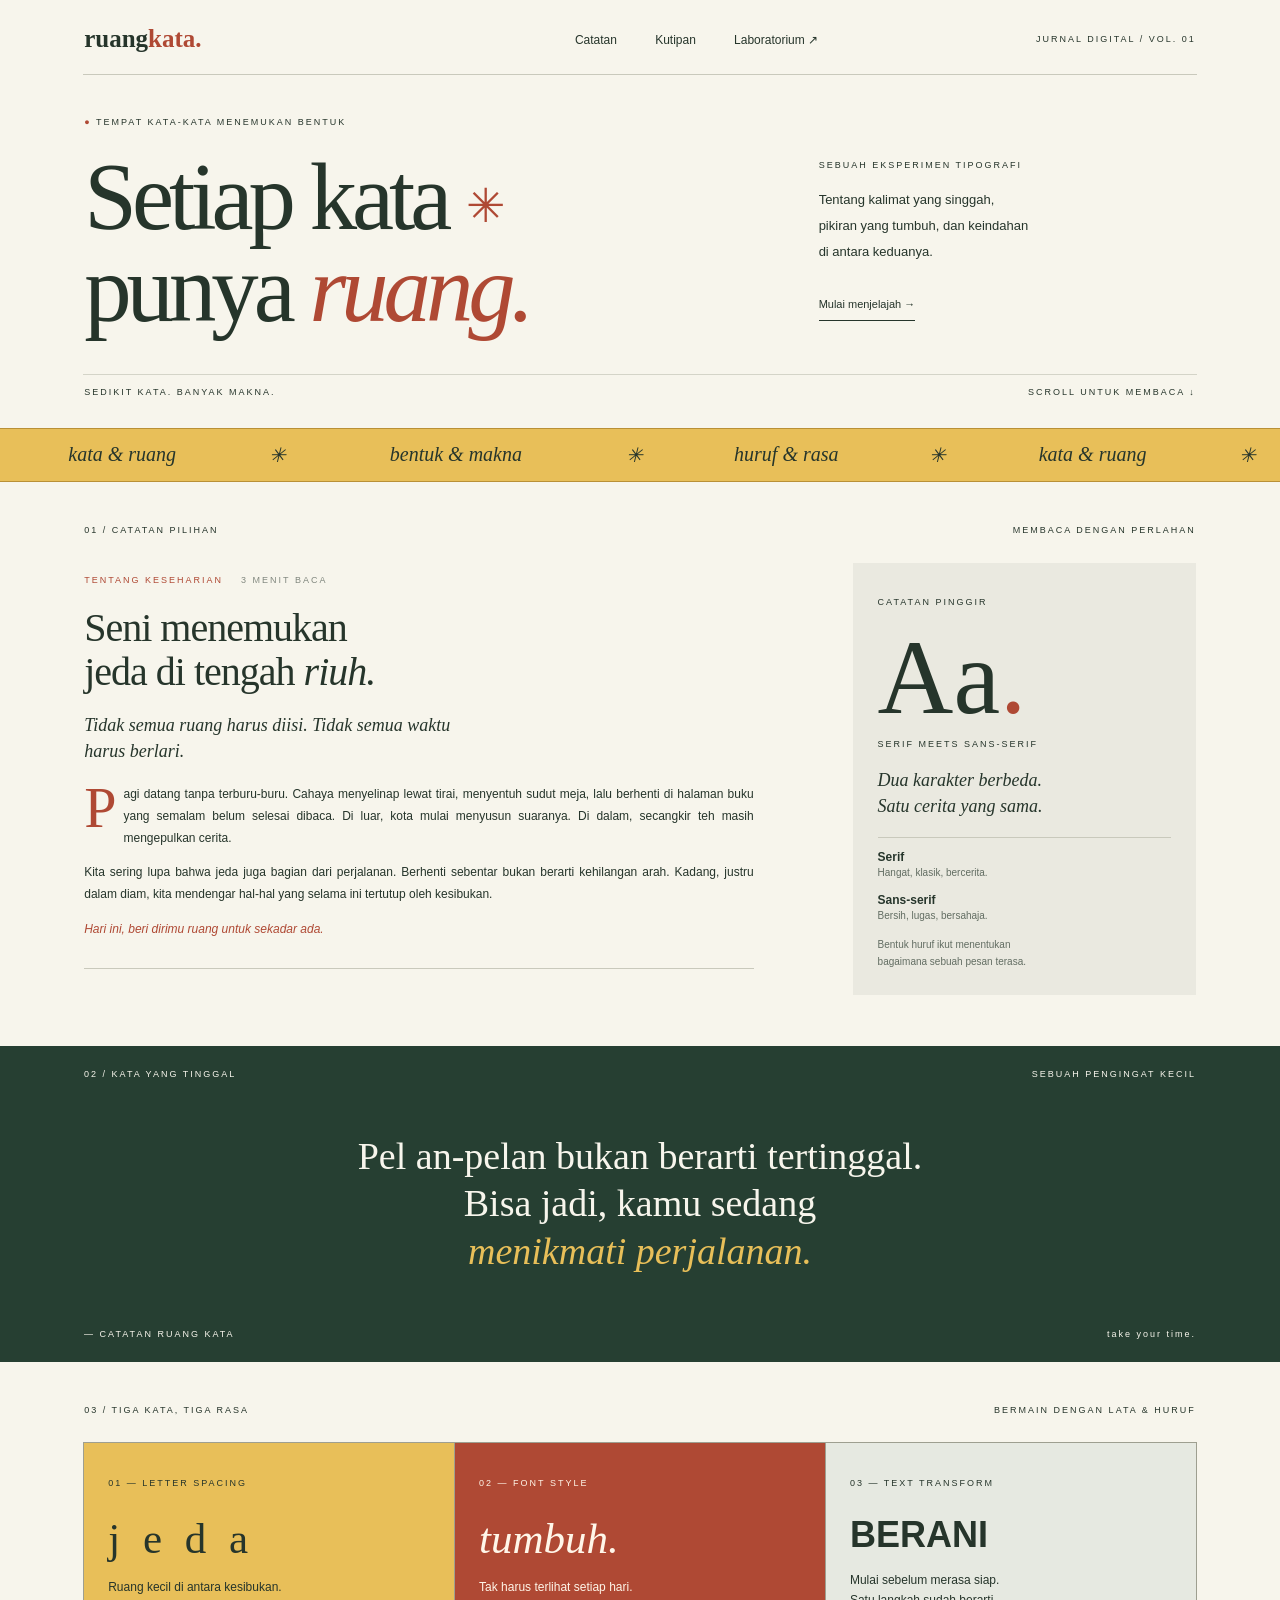
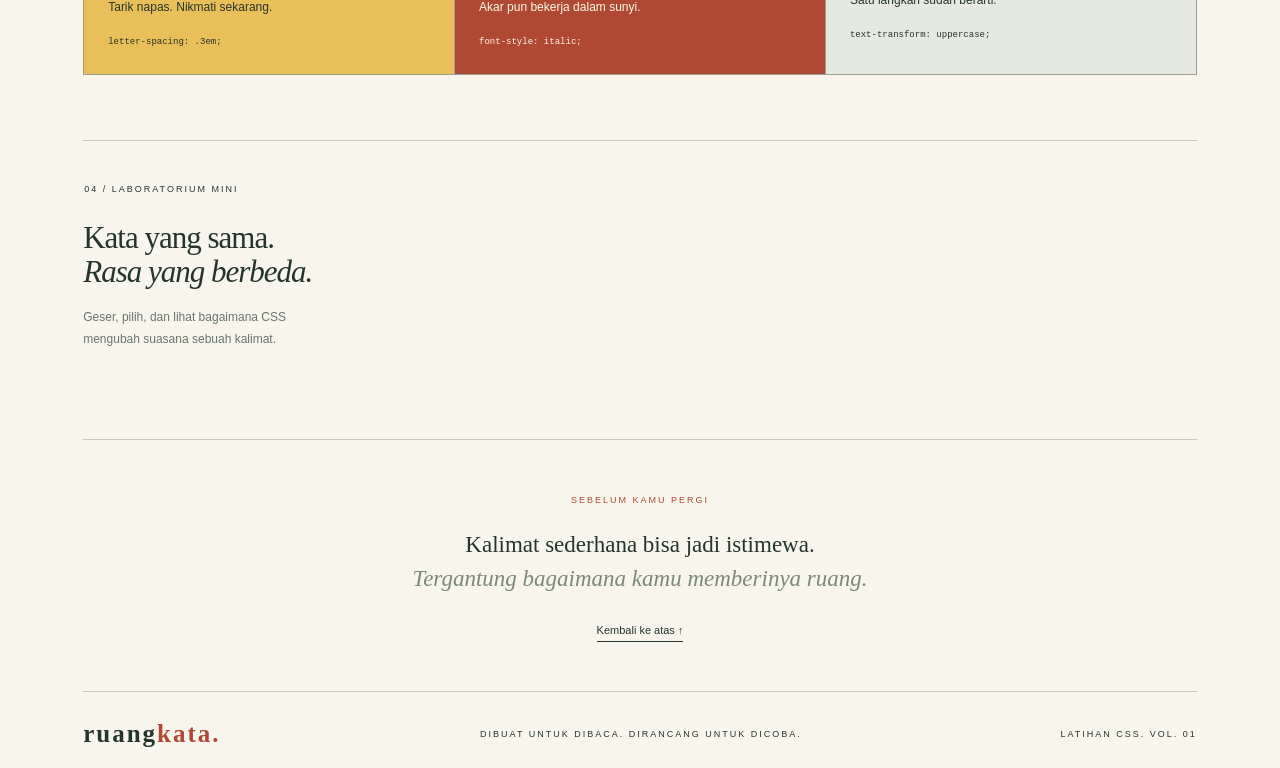
<file: index.html>
<!DOCTYPE html>
<html lang="id">
<head>
  <meta charset="UTF-8">
  <meta name="viewport" content="width=device-width, initial-scale=1.0">
  <title>ruangkata. - Jurnal Digital</title>
  <link rel="stylesheet" href="style.css">
</head>
<body>
  <table class="halaman" cellspacing="0" cellpadding="0">
    <tr><td>
      <table class="header" width="100%"><tr>
        <td width="35%"><h2>ruang<span>kata.</span></h2></td>
        <td align="center"><a href="#catatan">Catatan</a> &nbsp;&nbsp;&nbsp; <a href="#kutipan">Kutipan</a> &nbsp;&nbsp;&nbsp; <a href="#lab">Laboratorium ↗</a></td>
        <td align="right" class="kecil">JURNAL DIGITAL / VOL. 01</td>
      </tr></table>
      <hr>
      <table class="hero" width="100%"><tr>
        <td width="62%"><p class="kecil"><span class="merah">●</span> TEMPAT KATA-KATA MENEMUKAN BENTUK</p><h1>Setiap kata <span class="bintang">✳</span><br>punya <em>ruang.</em></h1></td>
        <td class="intro"><p class="kecil">SEBUAH EKSPERIMEN TIPOGRAFI</p><p>Tentang kalimat yang singgah,<br>pikiran yang tumbuh, dan keindahan<br>di antara keduanya.</p><a href="#catatan">Mulai menjelajah →</a></td>
      </tr></table>
      <table class="baris-kecil" width="100%"><tr><td>SEDIKIT KATA. BANYAK MAKNA.</td><td align="right">SCROLL UNTUK MEMBACA ↓</td></tr></table>
    </td></tr>
  </table>
  <table class="pita" width="100%"><tr><td>kata &amp; ruang</td><td>✳</td><td>bentuk &amp; makna</td><td>✳</td><td>huruf &amp; rasa</td><td>✳</td><td>kata &amp; ruang</td><td>✳</td></tr></table>
  <table class="halaman" cellspacing="0" cellpadding="0"><tr><td>
    <table class="judul-bagian" width="100%" id="catatan"><tr><td>01 / CATATAN PILIHAN</td><td align="right">MEMBACA DENGAN PERLAHAN</td></tr></table>
    <table class="artikel" width="100%"><tr>
      <td align="justify" width="62%" valign="top" class="artikel-isi"><p class="kecil merah">TENTANG KESEHARIAN &nbsp;&nbsp; <span class="abu">3 MENIT BACA</span></p><h2>Seni menemukan<br>jeda di tengah <em>riuh.</em></h2><p class="subjudul"><em>Tidak semua ruang harus diisi. Tidak semua waktu<br>harus berlari.</em></p><p class="paragraf-awal">Pagi datang tanpa terburu-buru. Cahaya menyelinap lewat tirai, menyentuh sudut meja, lalu berhenti di halaman buku yang semalam belum selesai dibaca. Di luar, kota mulai menyusun suaranya. Di dalam, secangkir teh masih mengepulkan cerita.</p><p>Kita sering lupa bahwa jeda juga bagian dari perjalanan. Berhenti sebentar bukan berarti kehilangan arah. Kadang, justru dalam diam, kita mendengar hal-hal yang selama ini tertutup oleh kesibukan.</p><p class="merah"><em>Hari ini, beri dirimu ruang untuk sekadar ada.</em></p><hr></td>
      <td width="7%"></td><td width="31%" valign="top"><div class="kartu"><p class="kecil">CATATAN PINGGIR</p><div class="aa">Aa<span>.</span></div><p class="kecil">SERIF MEETS SANS-SERIF</p><p class="subjudul"><em>Dua karakter berbeda.<br>Satu cerita yang sama.</em></p><hr><p><b>Serif</b><br><small>Hangat, klasik, bercerita.</small></p><p><b>Sans-serif</b><br><small>Bersih, lugas, bersahaja.</small></p><small>Bentuk huruf ikut menentukan<br>bagaimana sebuah pesan terasa.</small></div></td>
    </tr></table>
  </td></tr></table>
  <table class="kutipan" width="100%" id="kutipan"><tr><td><table class="dalam-kutipan" width="100%"><tr><td class="kecil">02 / KATA YANG TINGGAL</td><td align="right" class="kecil">SEBUAH PENGINGAT KECIL</td></tr><tr><td colspan="2" align="center"><p>Pel an-pelan bukan berarti tertinggal.<br>Bisa jadi, kamu sedang<br><em>menikmati perjalanan.</em></p></td></tr><tr><td class="kecil">— CATATAN RUANG KATA</td><td align="right" class="kecil">take your time.</td></tr></table></td></tr></table>
  <table class="halaman" cellspacing="0" cellpadding="0"><tr><td>
    <table class="judul-bagian" width="100%"><tr><td>03 / TIGA KATA, TIGA RASA</td><td align="right">BERMAIN DENGAN LATA &amp; HURUF</td></tr></table>
    <table class="tiga-kotak" width="100%" cellspacing="0"><tr><td class="kotak-kuning"><p class="kecil">01 — LETTER SPACING</p><h2 class="jeda">j e d a</h2><p>Ruang kecil di antara kesibukan.<br>Tarik napas. Nikmati sekarang.</p><small>letter-spacing: .3em;</small></td><td class="kotak-merah"><p class="kecil">02 — FONT STYLE</p><h2><em>tumbuh.</em></h2><p>Tak harus terlihat setiap hari.<br>Akar pun bekerja dalam sunyi.</p><small>font-style: italic;</small></td><td class="kotak-putih"><p class="kecil">03 — TEXT TRANSFORM</p><h2>BERANI</h2><p>Mulai sebelum merasa siap.<br>Satu langkah sudah berarti.</p><small>text-transform: uppercase;</small></td></tr></table>
    <hr class="pemisah"><table class="judul-bagian" width="100%" id="lab"><tr><td>04 / LABORATORIUM MINI</td></tr></table>
    <div class="laboratorium"><h2>Kata yang sama.<br><em>Rasa yang berbeda.</em></h2><p>Geser, pilih, dan lihat bagaimana CSS<br>mengubah suasana sebuah kalimat.</p></div>
    <hr><div class="penutup"><p class="kecil merah">SEBELUM KAMU PERGI</p><p>Kalimat sederhana bisa jadi istimewa.<br><em>Tergantung bagaimana kamu memberinya ruang.</em></p><a href="#">Kembali ke atas ↑</a></div><hr>
    <table class="footer" width="100%"><tr><td><h2>ruang<span>kata.</span></h2></td><td align="center">DIBUAT UNTUK DIBACA. DIRANCANG UNTUK DICOBA.</td><td align="right">LATIHAN CSS. VOL. 01</td></tr></table>
  </td></tr></table>
</body>
</html>
</file>
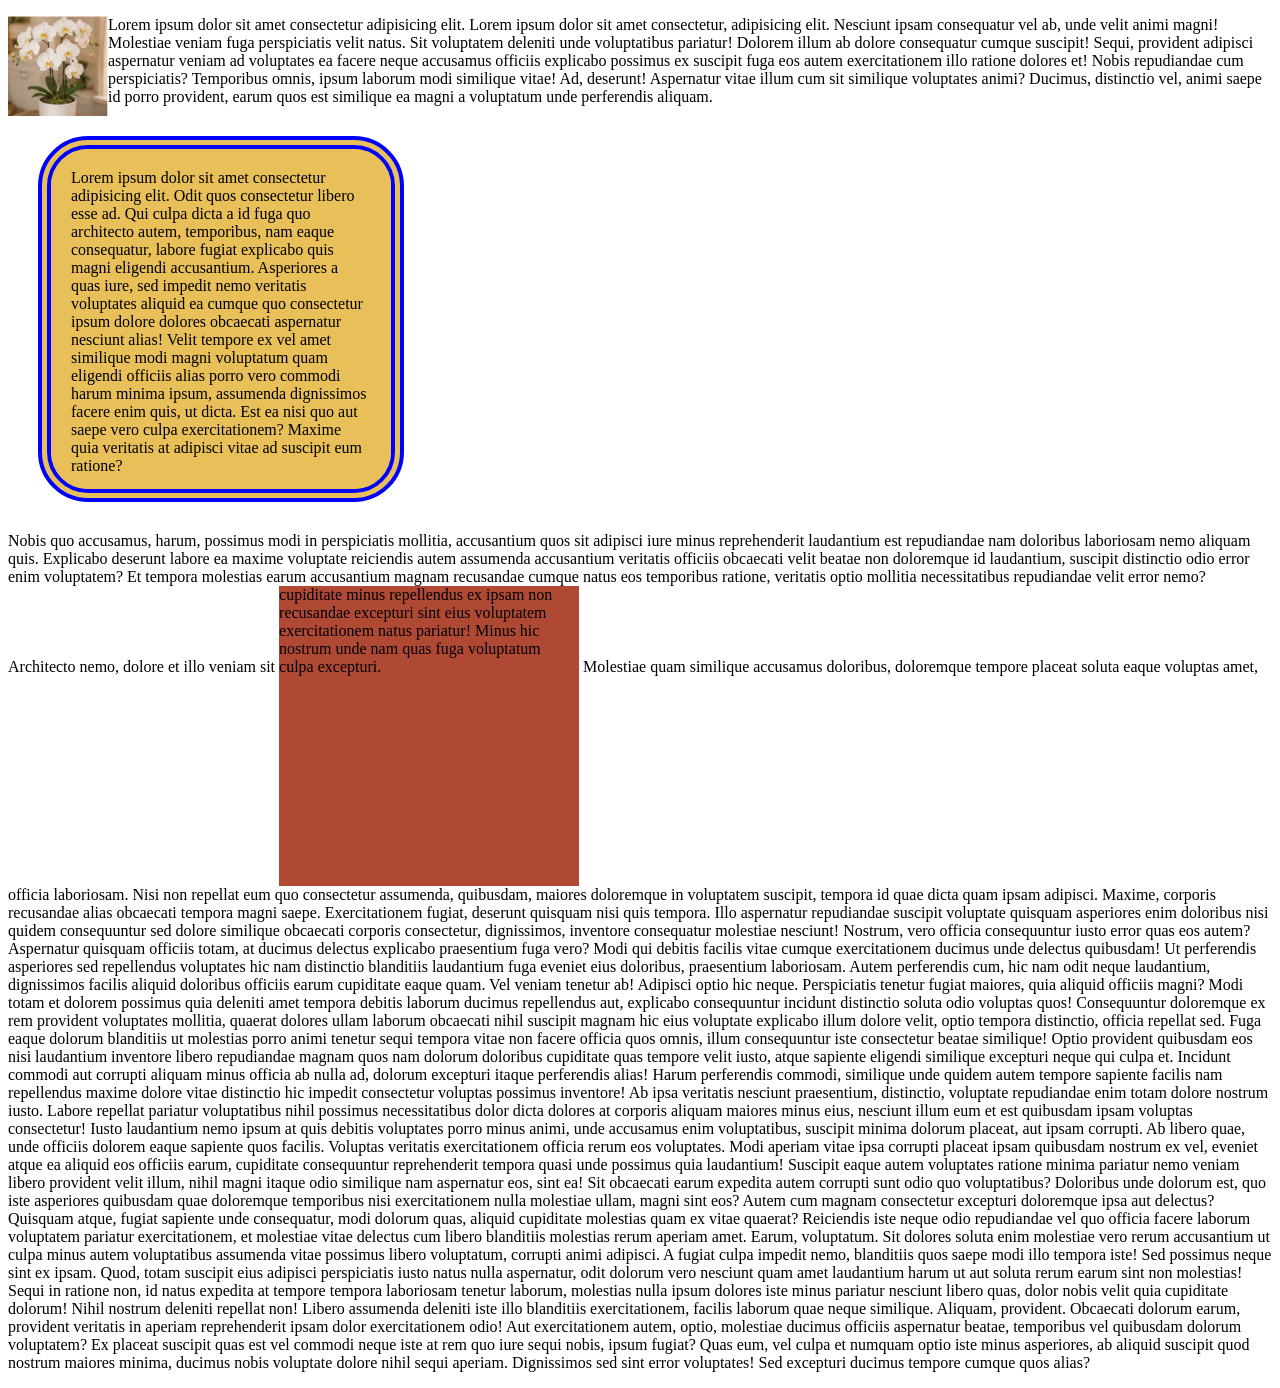
<file: css2.html>
<!DOCTYPE html>
<html lang="en">
<head>
    <meta charset="UTF-8">
    <meta name="viewport" content="width=device-width, initial-scale=1.0">
    <title>Document</title>
    <link rel="stylesheet" href="styleku.css">
</head>
<body>
    <img src="images/anggrek-putih.jpg" alt="" width="100">
    <p>Lorem ipsum dolor sit amet consectetur adipisicing elit. Lorem ipsum dolor sit amet consectetur, adipisicing elit. Nesciunt ipsam consequatur vel ab, unde velit animi magni! Molestiae veniam fuga perspiciatis velit natus. Sit voluptatem deleniti unde voluptatibus pariatur! Dolorem illum ab dolore consequatur cumque suscipit! Sequi, provident adipisci aspernatur veniam ad voluptates ea facere neque accusamus officiis explicabo possimus ex suscipit fuga eos autem exercitationem illo ratione dolores et! Nobis repudiandae cum perspiciatis? Temporibus omnis, ipsum laborum modi similique vitae! Ad, deserunt! Aspernatur vitae illum cum sit similique voluptates animi? Ducimus, distinctio vel, animi saepe id porro provident, earum quos est similique ea magni a voluptatum unde perferendis aliquam.
        <div class="satu">Lorem ipsum dolor sit amet consectetur adipisicing elit. Odit quos consectetur libero esse ad. Qui culpa dicta a id fuga quo architecto autem, temporibus, nam eaque consequatur, labore fugiat explicabo quis magni eligendi accusantium. Asperiores a quas iure, sed impedit nemo veritatis voluptates aliquid ea cumque quo consectetur ipsum dolore dolores obcaecati aspernatur nesciunt alias! Velit tempore ex vel amet similique modi magni voluptatum quam eligendi officiis alias porro vero commodi harum minima ipsum, assumenda dignissimos facere enim quis, ut dicta. Est ea nisi quo aut saepe vero culpa exercitationem? Maxime quia veritatis at adipisci vitae ad suscipit eum ratione?
        </div>
        Nobis quo accusamus, harum, possimus modi in perspiciatis mollitia, accusantium quos sit adipisci iure minus reprehenderit laudantium est repudiandae nam doloribus laboriosam nemo aliquam quis. Explicabo deserunt labore ea maxime voluptate reiciendis autem assumenda accusantium veritatis officiis obcaecati velit beatae non doloremque id laudantium, suscipit distinctio odio error enim voluptatem? Et tempora molestias earum accusantium magnam recusandae cumque natus eos temporibus ratione, veritatis optio mollitia necessitatibus repudiandae velit error nemo? Architecto nemo, dolore et illo veniam sit <span class="dua"> cupiditate minus repellendus ex ipsam non recusandae excepturi sint eius voluptatem exercitationem natus pariatur! Minus hic nostrum unde nam quas fuga voluptatum culpa excepturi.</span> Molestiae quam similique accusamus doloribus, doloremque tempore placeat soluta eaque voluptas amet, officia laboriosam. Nisi non repellat eum quo consectetur assumenda, quibusdam, maiores doloremque in voluptatem suscipit, tempora id quae dicta quam ipsam adipisci. Maxime, corporis recusandae alias obcaecati tempora magni saepe. Exercitationem fugiat, deserunt quisquam nisi quis tempora. Illo aspernatur repudiandae suscipit voluptate quisquam asperiores enim doloribus nisi quidem consequuntur sed dolore similique obcaecati corporis consectetur, dignissimos, inventore consequatur molestiae nesciunt! Nostrum, vero officia consequuntur iusto error quas eos autem? Aspernatur quisquam officiis totam, at ducimus delectus explicabo praesentium fuga vero? Modi qui debitis facilis vitae cumque exercitationem ducimus unde delectus quibusdam! Ut perferendis asperiores sed repellendus voluptates hic nam distinctio blanditiis laudantium fuga eveniet eius doloribus, praesentium laboriosam. Autem perferendis cum, hic nam odit neque laudantium, dignissimos facilis aliquid doloribus officiis earum cupiditate eaque quam. Vel veniam tenetur ab! Adipisci optio hic neque. Perspiciatis tenetur fugiat maiores, quia aliquid officiis magni? Modi totam et dolorem possimus quia deleniti amet tempora debitis laborum ducimus repellendus aut, explicabo consequuntur incidunt distinctio soluta odio voluptas quos! Consequuntur doloremque ex rem provident voluptates mollitia, quaerat dolores ullam laborum obcaecati nihil suscipit magnam hic eius voluptate explicabo illum dolore velit, optio tempora distinctio, officia repellat sed. Fuga eaque dolorum blanditiis ut molestias porro animi tenetur sequi tempora vitae non facere officia quos omnis, illum consequuntur iste consectetur beatae similique! Optio provident quibusdam eos nisi laudantium inventore libero repudiandae magnam quos nam dolorum doloribus cupiditate quas tempore velit iusto, atque sapiente eligendi similique excepturi neque qui culpa et. Incidunt commodi aut corrupti aliquam minus officia ab nulla ad, dolorum excepturi itaque perferendis alias! Harum perferendis commodi, similique unde quidem autem tempore sapiente facilis nam repellendus maxime dolore vitae distinctio hic impedit consectetur voluptas possimus inventore! Ab ipsa veritatis nesciunt praesentium, distinctio, voluptate repudiandae enim totam dolore nostrum iusto. Labore repellat pariatur voluptatibus nihil possimus necessitatibus dolor dicta dolores at corporis aliquam maiores minus eius, nesciunt illum eum et est quibusdam ipsam voluptas consectetur! Iusto laudantium nemo ipsum at quis debitis voluptates porro minus animi, unde accusamus enim voluptatibus, suscipit minima dolorum placeat, aut ipsam corrupti. Ab libero quae, unde officiis dolorem eaque sapiente quos facilis. Voluptas veritatis exercitationem officia rerum eos voluptates. Modi aperiam vitae ipsa corrupti placeat ipsam quibusdam nostrum ex vel, eveniet atque ea aliquid eos officiis earum, cupiditate consequuntur reprehenderit tempora quasi unde possimus quia laudantium! Suscipit eaque autem voluptates ratione minima pariatur nemo veniam libero provident velit illum, nihil magni itaque odio similique nam aspernatur eos, sint ea! Sit obcaecati earum expedita autem corrupti sunt odio quo voluptatibus? Doloribus unde dolorum est, quo iste asperiores quibusdam quae doloremque temporibus nisi exercitationem nulla molestiae ullam, magni sint eos? Autem cum magnam consectetur excepturi doloremque ipsa aut delectus? Quisquam atque, fugiat sapiente unde consequatur, modi dolorum quas, aliquid cupiditate molestias quam ex vitae quaerat? Reiciendis iste neque odio repudiandae vel quo officia facere laborum voluptatem pariatur exercitationem, et molestiae vitae delectus cum libero blanditiis molestias rerum aperiam amet. Earum, voluptatum. Sit dolores soluta enim molestiae vero rerum accusantium ut culpa minus autem voluptatibus assumenda vitae possimus libero voluptatum, corrupti animi adipisci. A fugiat culpa impedit nemo, blanditiis quos saepe modi illo tempora iste! Sed possimus neque sint ex ipsam. Quod, totam suscipit eius adipisci perspiciatis iusto natus nulla aspernatur, odit dolorum vero nesciunt quam amet laudantium harum ut aut soluta rerum earum sint non molestias! Sequi in ratione non, id natus expedita at tempore tempora laboriosam tenetur laborum, molestias nulla ipsum dolores iste minus pariatur nesciunt libero quas, dolor nobis velit quia cupiditate dolorum! Nihil nostrum deleniti repellat non! Libero assumenda deleniti iste illo blanditiis exercitationem, facilis laborum quae neque similique. Aliquam, provident. Obcaecati dolorum earum, provident veritatis in aperiam reprehenderit ipsam dolor exercitationem odio! Aut exercitationem autem, optio, molestiae ducimus officiis aspernatur beatae, temporibus vel quibusdam dolorum voluptatem? Ex placeat suscipit quas est vel commodi neque iste at rem quo iure sequi nobis, ipsum fugiat? Quas eum, vel culpa et numquam optio iste minus asperiores, ab aliquid suscipit quod nostrum maiores minima, ducimus nobis voluptate dolore nihil sequi aperiam. Dignissimos sed sint error voluptates! Sed excepturi ducimus tempore cumque quos alias?</p>
</body>
</html>
</file>
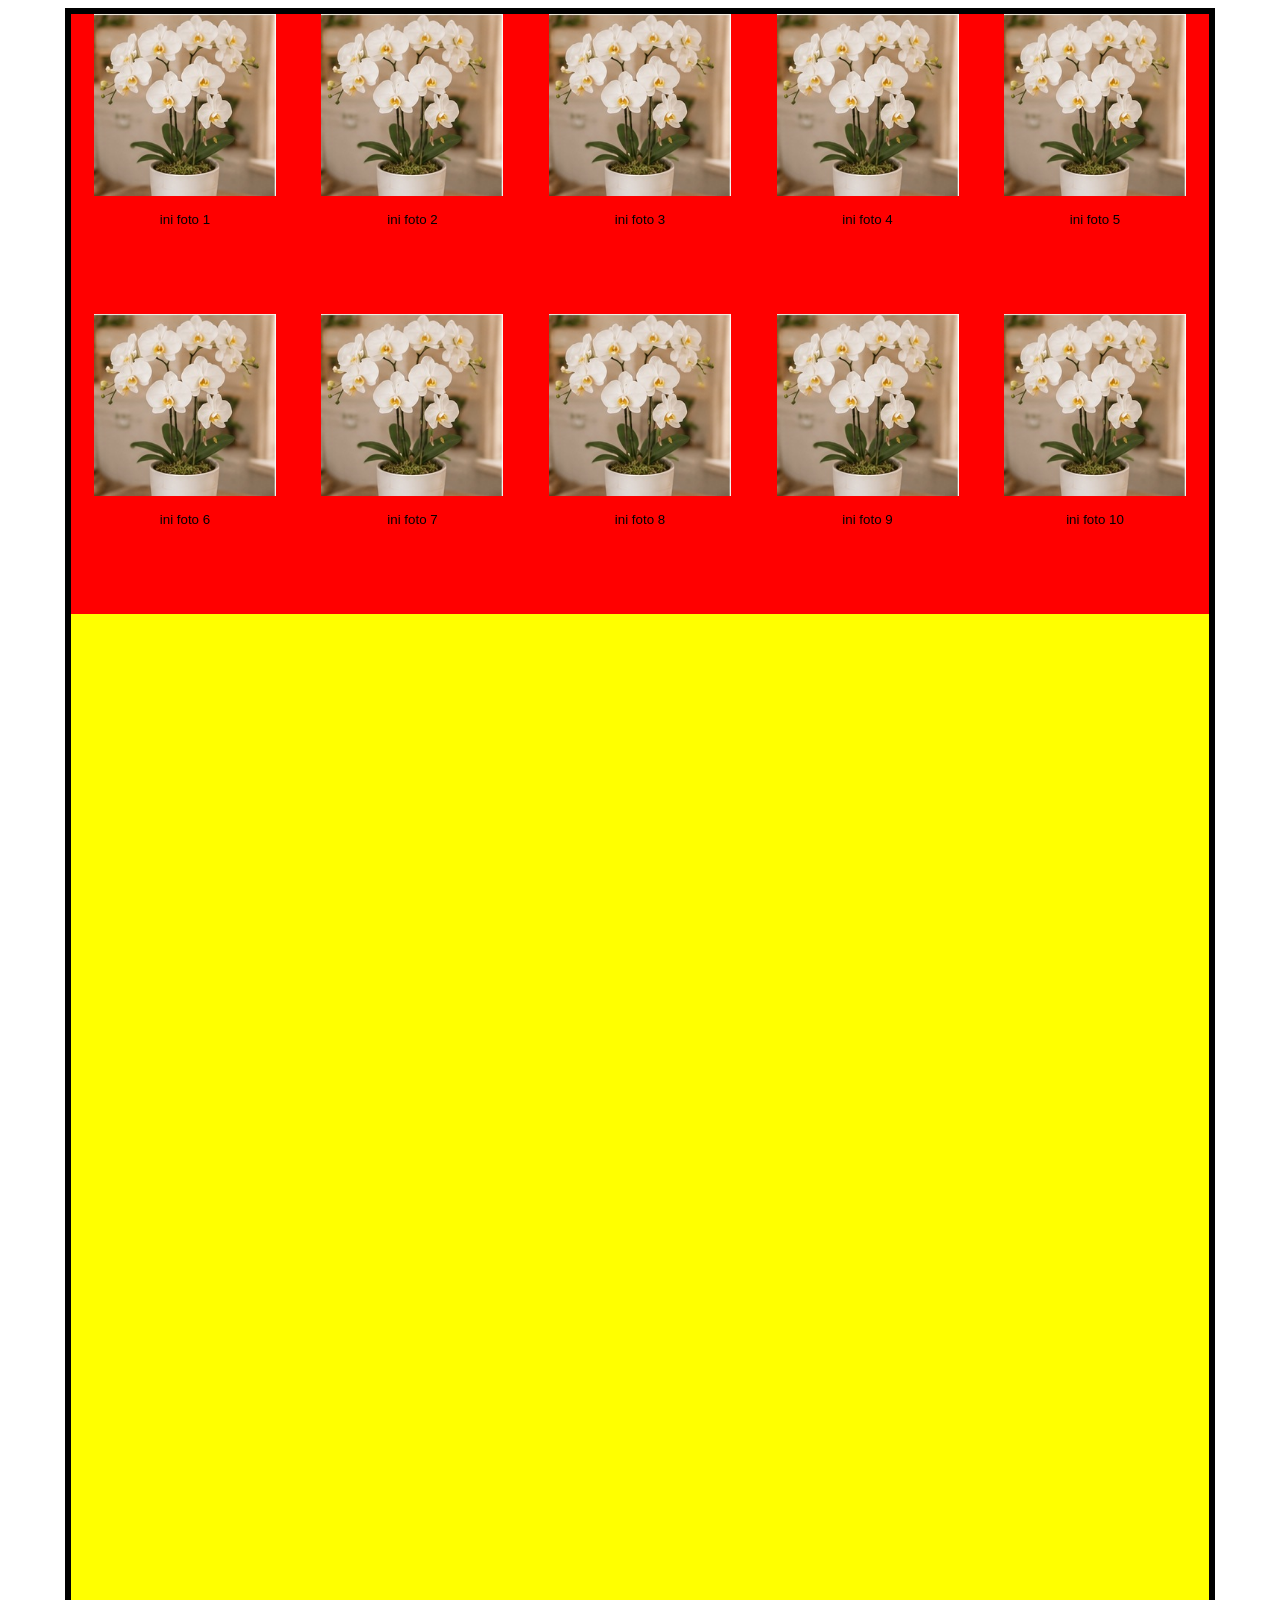
<file: css3.html>
<!DOCTYPE html>
<html lang="en">
<head>
    <meta charset="UTF-8">
    <meta name="viewport" content="width=device-width, initial-scale=1.0">
    <title>Document</title>
</head>
<style>
    .kotak{ 
    width: 20%; 
    height: 300px; 
    background-color: red; font: 10pt arial; 
    text-align: center; 
    float: left; 
    }
    .container{width: 90%; height: 1600px; border:5pt solid black; margin: 0 auto; background-color: yellow;}
</style>
<body>
<div class="container">
    <!-- .kotak{$}*10 -->
    <div class="kotak"><img src="images/anggrek-putih.jpg" width="80%" alt=""> <p>ini foto 1</p></div>
    <div class="kotak"><img src="images/anggrek-putih.jpg" width="80%" alt=""> <p>ini foto 2</p></div>
    <div class="kotak"><img src="images/anggrek-putih.jpg" width="80%" alt=""> <p>ini foto 3</p></div>
    <div class="kotak"><img src="images/anggrek-putih.jpg" width="80%" alt=""> <p>ini foto 4</p></div>
    <div class="kotak"><img src="images/anggrek-putih.jpg" width="80%" alt=""> <p>ini foto 5</p></div>
    <div class="kotak"><img src="images/anggrek-putih.jpg" width="80%" alt=""> <p>ini foto 6</p></div>
    <div class="kotak"><img src="images/anggrek-putih.jpg" width="80%" alt=""> <p>ini foto 7</p></div>
    <div class="kotak"><img src="images/anggrek-putih.jpg" width="80%" alt=""> <p>ini foto 8</p></div>
    <div class="kotak"><img src="images/anggrek-putih.jpg" width="80%" alt=""> <p>ini foto 9</p></div>
    <div class="kotak"><img src="images/anggrek-putih.jpg" width="80%" alt=""> <p>ini foto 10</p></div>
</div>
</body>
</html>
</file>
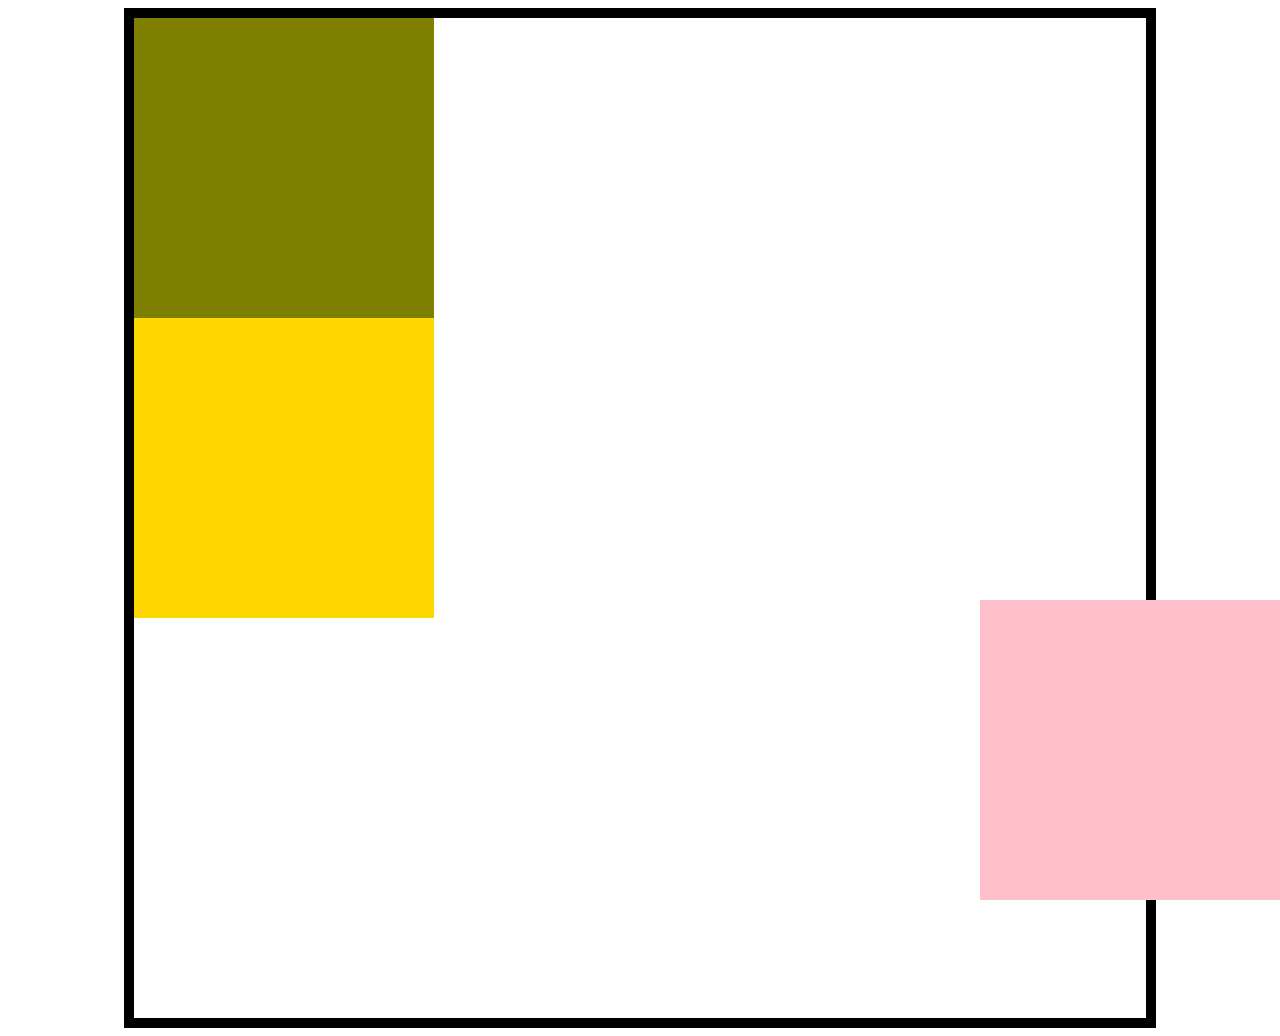
<file: css4.html>
<!DOCTYPE html>
<html lang="en">
<head>
    <meta charset="UTF-8">
    <meta name="viewport" content="width=device-width, initial-scale=1.0">
    <title>Document</title>
    <link rel="stylesheet" href="styleku.css">
</head>
<body>
<div class="container">
    <div class="ijo"></div>
    <div class="pink"></div>
    <div class="gold"></div>
</div>
</body>
</html>
</file>
<file: style.css>
/* Pengaturan dasar halaman */
* { box-sizing: border-box; }
html { scroll-behavior: smooth; }
body { margin: 0; background: #f7f5ec; color: #26352b; font-family: Arial, sans-serif; }
table { border-collapse: collapse; }
.halaman { width: 87%; max-width: 1150px; margin: auto; }
.header { margin-top: 24px; margin-bottom: 20px; }
.header h2, .footer h2 { font-family: Georgia, serif; font-size: 25px; margin: 0; }
.header h2 span, .footer h2 span, .merah { color: #af4934; }
a { color: inherit; text-decoration: none; }
.header a { font-size: 12px; margin: 0 8px; }
.header a:hover, .intro a:hover { color: #af4934; }
hr { border: 0; border-top: 1px solid #c9c9bc; }
.kecil, .baris-kecil, .judul-bagian, .footer { font-size: 9px; letter-spacing: 2px; }
.hero { margin-top: 32px; margin-bottom: 12px; }
.hero h1 { font-family: Georgia, serif; font-size: clamp(55px, 7.4vw, 112px); font-weight: normal; letter-spacing: -5px; line-height: .97; margin: 25px 0; }
.hero h1 em { color: #af4934; }
.bintang { color: #af4934; font-size: .5em; vertical-align: middle; }
.intro { padding-left: 45px; vertical-align: middle; font-size: 13px; line-height: 2; }
.intro a { display: inline-block; margin-top: 15px; border-bottom: 1px solid #26352b; font-size: 11px; padding-bottom: 5px; }
.baris-kecil { border-top: 1px solid #d4d4c8; padding-top: 12px; margin-bottom: 15px; }
.baris-kecil td { padding-top: 12px; }
.pita { background: #e8bf59; border-top: 1px solid #b99036; border-bottom: 1px solid #b99036; text-align: center; margin-top: 15px; }
.pita td { padding: 14px 8px; font: italic 20px Georgia, serif; }
.judul-bagian { margin: 42px 0 26px; }
.artikel { margin-bottom: 50px; }
.artikel-isi { padding-right: 20px; font-size: 12px; line-height: 1.85; }
.artikel-isi h2, .laboratorium h2 { font: normal 40px/1.1 Georgia, serif; letter-spacing: -1px; margin: 18px 0; }
.subjudul { font: 18px/1.45 Georgia, serif; }
.abu { color: #80877e; }
.paragraf-awal:first-letter { float: left; font: 58px Georgia, serif; color: #af4934; padding-right: 7px; line-height: .85; }
.artikel-isi hr { margin-top: 28px; }
.kartu { background: #eae9e0; padding: 25px; min-height: 390px; font-size: 12px; }
.kartu .aa { font: 105px Georgia, serif; margin: 18px 0 0; line-height: 1; }
.kartu .aa span { color: #af4934; }
.kartu small { color: #626d62; font-size: 10px; line-height: 1.7; }
.kutipan { background: #263f32; color: #f7f5ec; }
.dalam-kutipan { width: 87%; max-width: 1150px; margin: auto; }
.dalam-kutipan td { padding: 22px 0; }
.dalam-kutipan p { font: 38px/1.25 Georgia, serif; margin: 10px 0; }
.dalam-kutipan em { color: #e8bf59; }
.tiga-kotak td { width: 33.33%; padding: 24px; vertical-align: top; height: 225px; border: 1px solid #9e9f90; font-size: 12px; line-height: 1.7; }
.tiga-kotak h2 { font: 43px Georgia, serif; margin: 22px 0 14px; }
.tiga-kotak .jeda { letter-spacing: 6px; }
.tiga-kotak small { font: 9px monospace; }
.kotak-kuning { background: #e8bf59; }
.kotak-merah { background: #af4934; color: #fff6e9; }
.kotak-putih { background: #e6e9e1; }
.kotak-putih h2 { font: bold 36px Arial, sans-serif; }
.pemisah { margin-top: 65px; }
.laboratorium { height: 210px; }
.laboratorium h2 { font-size: 31px; }
.laboratorium p { font-size: 12px; line-height: 1.8; color: #68766a; }
.penutup { text-align: center; padding: 38px 0 45px; }
.penutup > p:nth-child(2) { font: 23px/1.5 Georgia, serif; }
.penutup em { color: #7b887a; }
.penutup a { font-size: 11px; border-bottom: 1px solid; padding-bottom: 5px; }
.footer { padding: 25px 0; }
.footer td { padding: 20px 0; }
@media (max-width: 700px) {
  .halaman, .dalam-kutipan { width: 94%; }
  .header td, .hero td, .artikel td { display: block; width: 100%; }
  .header td { text-align: left; padding: 8px 0; }
  .hero h1 { letter-spacing: -2px; }
  .intro { padding: 10px 0 25px; }
  .pita td { font-size: 12px; padding: 12px 3px; }
  .artikel td { padding: 0; }
  .kartu { margin-top: 25px; }
  .dalam-kutipan p { font-size: 27px; }
  .tiga-kotak td { display: block; width: 100%; height: auto; }
  .footer td { font-size: 8px; }
}
</file>
<file: styleku.css>
.satu{
    width: 300px;
    height: 300px;
    background-color: #e8bf59;
    padding: 20px;
    border: 10pt double blue;
    border-radius: 50px;
    margin: 30px;
    overflow: scroll;
}
.dua{
    background-color: #af4934;
    width: 300px;
    height: 300px;
    display: inline-block;
}
img{
    float: left;
}
.ijo
{
    width: 300px;
    height: 300px;
    background-color: olive;
}
.pink
{
    width: 300px;
    height: 300px;
    background-color: pink;
    position: fixed;
    /* left:0px;
    top: 0px; */
    right: 0px;
    bottom: 0px;
}
.gold
{
    width: 300px;
    height: 300px;
    background-color: gold;
}
.container{
    width: 80%;
    height: 1000px;
    position: relative;
    border: 10px solid black;
    margin: 0 auto;
    
}
</file>
